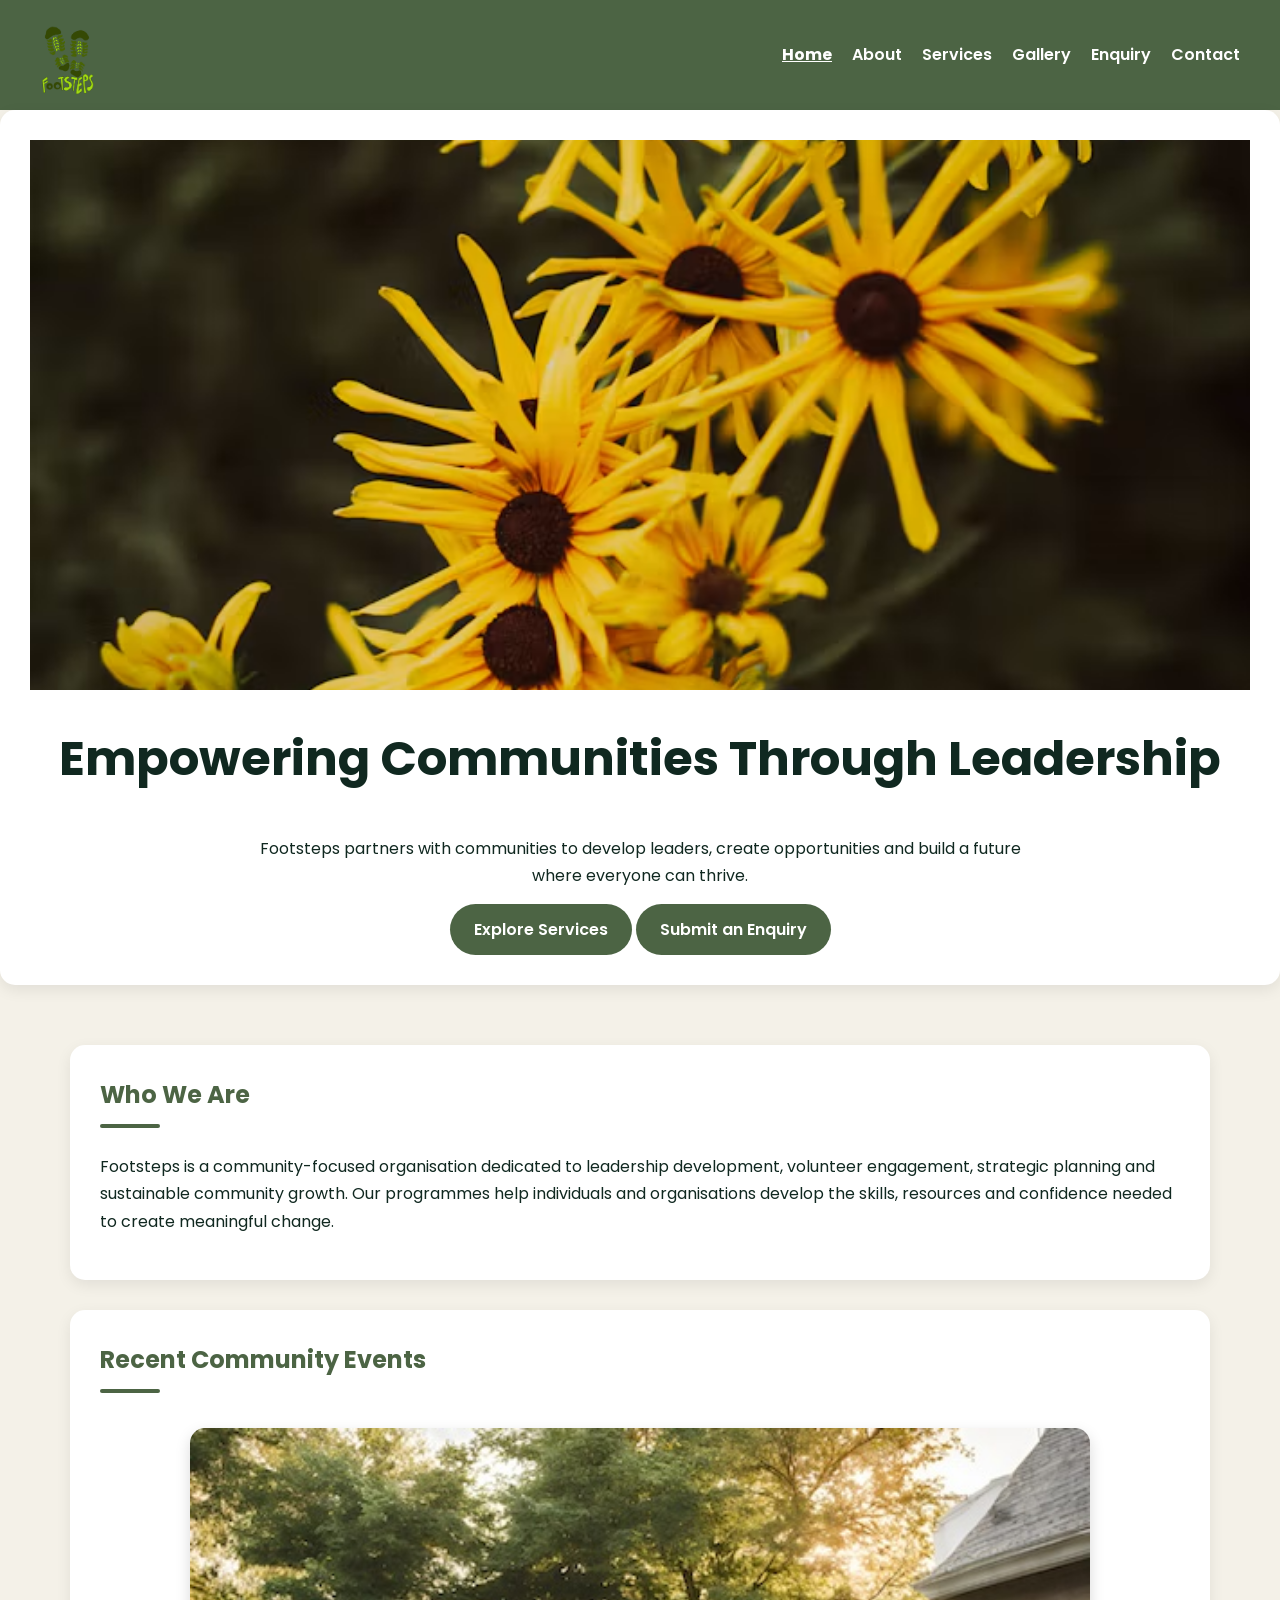
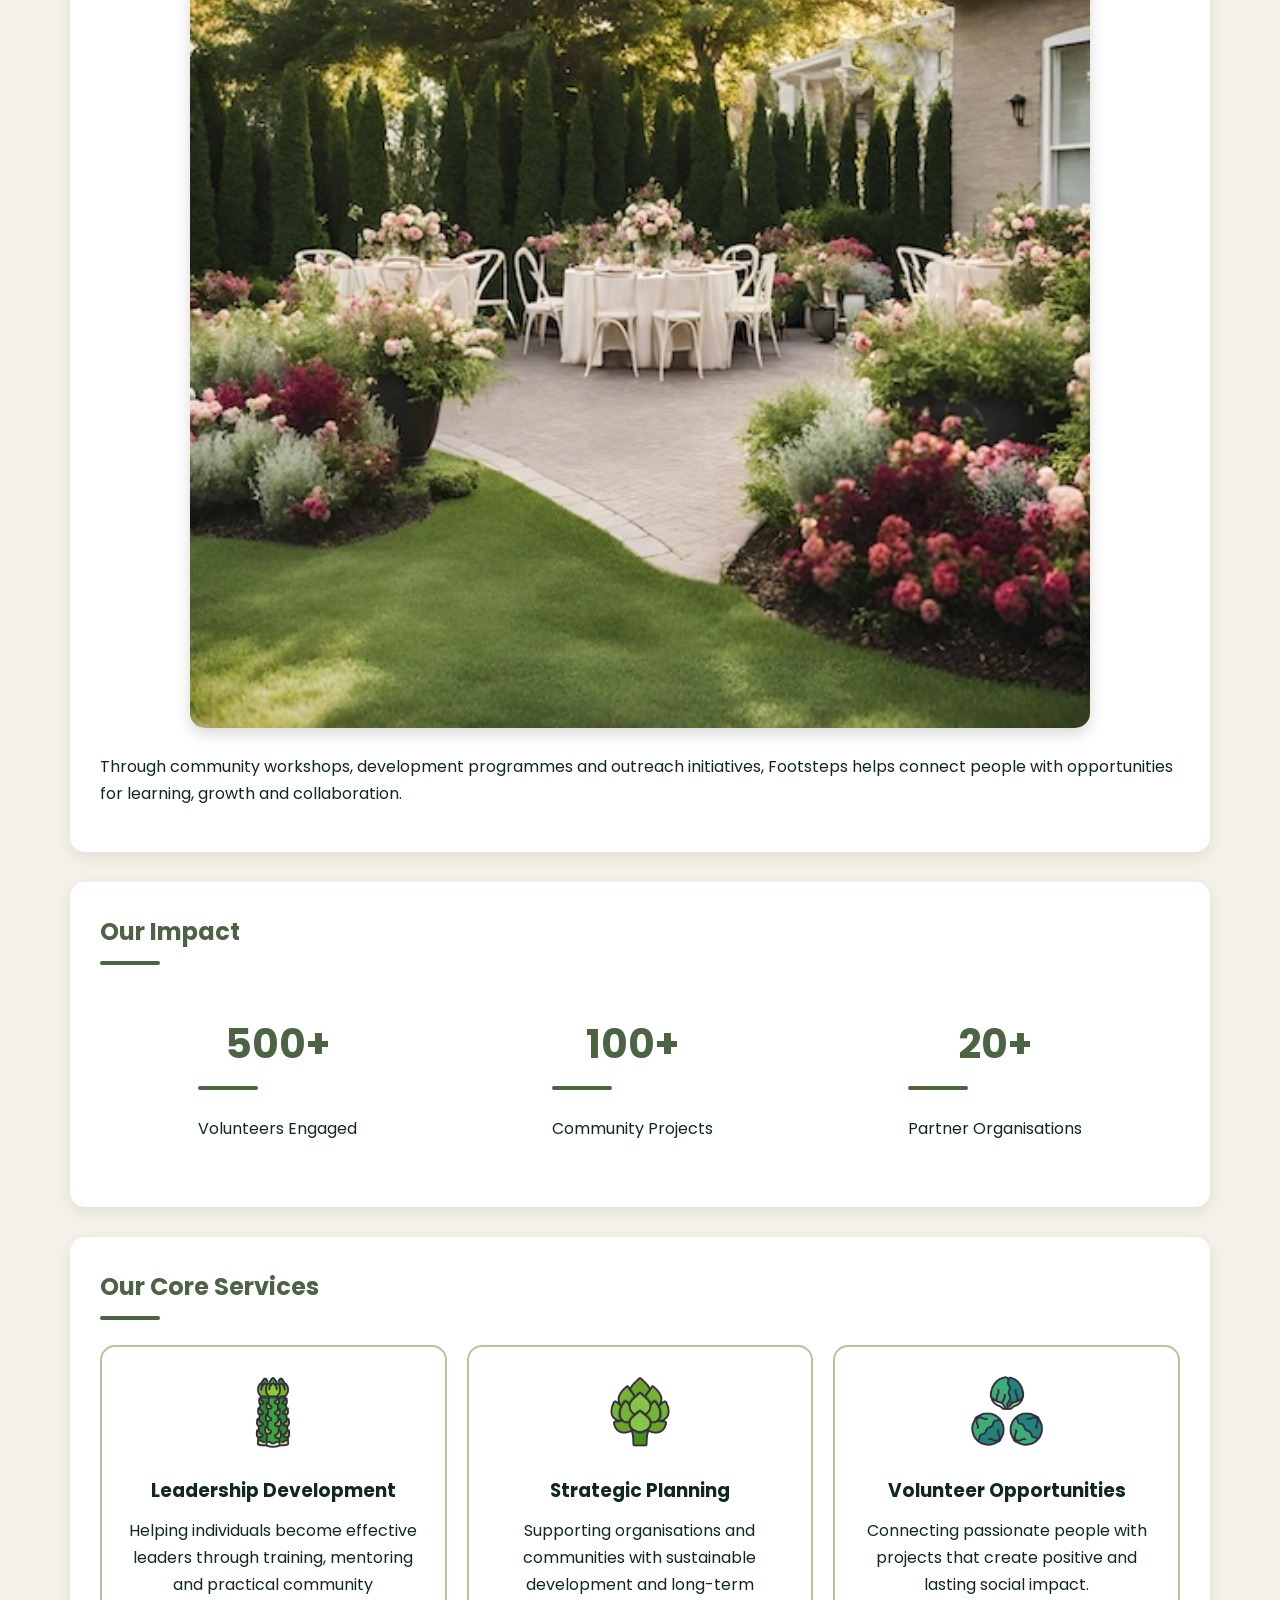
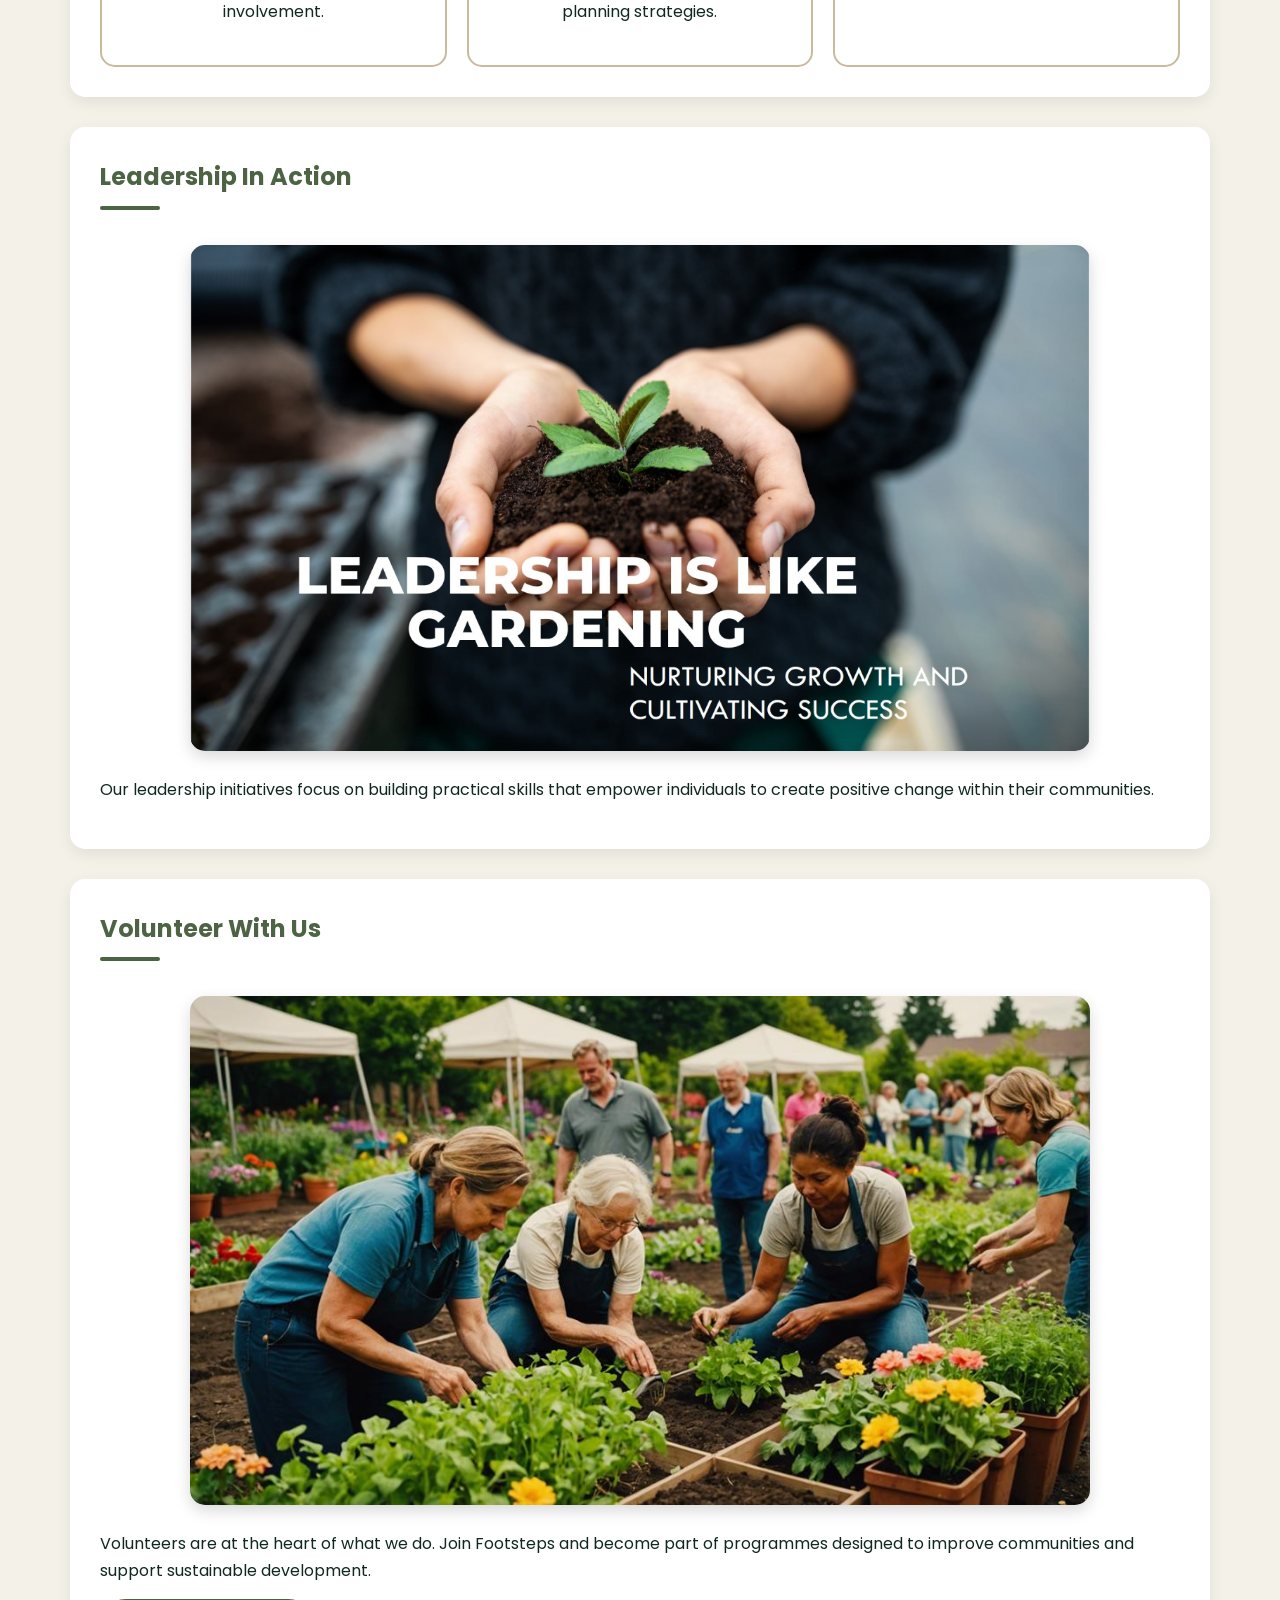
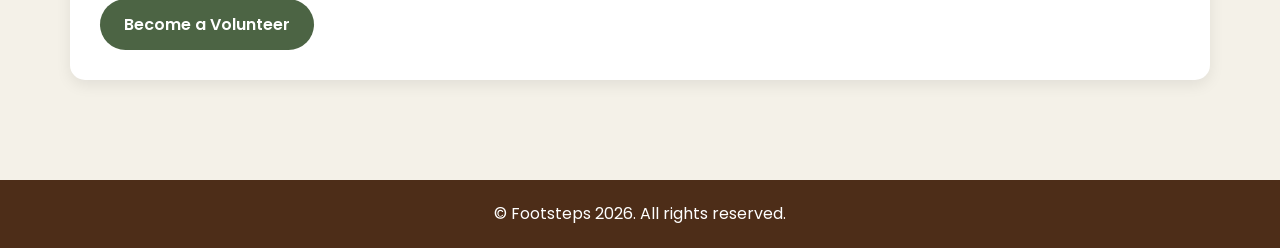
<file: index.html>
<!DOCTYPE html>
<html lang="en">

<head>

    <meta charset="UTF-8">

    <meta name="viewport"
          content="width=device-width, initial-scale=1.0">

    <title>Footsteps | Community Development & Leadership</title>

    <meta name="description"
          content="Footsteps empowers communities through leadership development, volunteering, strategic planning and sustainable community initiatives.">

    <meta name="keywords"
          content="Footsteps, leadership, community development, volunteering, sponsorship, strategic planning">

    <meta property="og:title"
          content="Footsteps Community Development">

    <meta property="og:description"
          content="Empowering communities through leadership development, volunteering and sustainable community growth.">

    <meta property="og:image"
          content="images/hero_banner.jpg">

    <meta property="og:type"
          content="website">

    <meta name="author"
          content="Mia Oosthuizen">

    <link rel="stylesheet" href="css/style.css">

</head>

<body>

<header>

    <img src="images/footsteps_logo.png"
         alt="Footsteps Logo">

    <nav>

        <a href="index.html">Home</a>
        <a href="about.html">About</a>
        <a href="services.html">Services</a>
        <a href="gallery.html">Gallery</a>
        <a href="enquiry.html">Enquiry</a>
        <a href="contact.html">Contact</a>

    </nav>

</header>

<section class="hero">

    <img src="images/hero_banner.jpg"
         alt="Footsteps Community">

    <h1>Empowering Communities Through Leadership</h1>

    <p>
        Footsteps partners with communities to develop leaders,
        create opportunities and build a future where everyone
        can thrive.
    </p>

    <a href="services.html" class="btn">
        Explore Services
    </a>

    <a href="enquiry.html" class="btn">
        Submit an Enquiry
    </a>

</section>

<main>

    <section>

        <h2>Who We Are</h2>

        <p>
            Footsteps is a community-focused organisation dedicated
            to leadership development, volunteer engagement,
            strategic planning and sustainable community growth.
            Our programmes help individuals and organisations
            develop the skills, resources and confidence needed
            to create meaningful change.
        </p>

    </section>

    <section>

        <h2>Recent Community Events</h2>

        <img
            src="images/events.jpg"
            alt="Community Event"
            class="about-image">

        <p>
            Through community workshops, development programmes
            and outreach initiatives, Footsteps helps connect
            people with opportunities for learning, growth and
            collaboration.
        </p>

    </section>

    <section>

        <h2>Our Impact</h2>

        <div class="stats">

            <div>

                <h2>500+</h2>

                <p>
                    Volunteers Engaged
                </p>

            </div>

            <div>

                <h2>100+</h2>

                <p>
                    Community Projects
                </p>

            </div>

            <div>

                <h2>20+</h2>

                <p>
                    Partner Organisations
                </p>

            </div>

        </div>

    </section>

    <section>

        <h2>Our Core Services</h2>

        <div class="services">

            <div>

                <img src="images/leadership_icon.png"
                     alt="Leadership Development">

                <h3>Leadership Development</h3>

                <p>
                    Helping individuals become effective leaders
                    through training, mentoring and practical
                    community involvement.
                </p>

            </div>

            <div>

                <img src="images/strategy_icon.png"
                     alt="Strategic Planning">

                <h3>Strategic Planning</h3>

                <p>
                    Supporting organisations and communities
                    with sustainable development and long-term
                    planning strategies.
                </p>

            </div>

            <div>

                <img src="images/volunteer_icon.png"
                     alt="Volunteer Opportunities">

                <h3>Volunteer Opportunities</h3>

                <p>
                    Connecting passionate people with projects
                    that create positive and lasting social impact.
                </p>

            </div>

        </div>

    </section>

    <section>

        <h2>Leadership In Action</h2>

        <img
            src="images/leadership gardening.png"
            alt="Leadership Programme"
            class="about-image">

        <p>
            Our leadership initiatives focus on building practical
            skills that empower individuals to create positive
            change within their communities.
        </p>

    </section>

    <section>

        <h2>Volunteer With Us</h2>

        <img
            src="images/volunteer gardening.jpg"
            alt="Volunteer Programme"
            class="about-image">

        <p>
            Volunteers are at the heart of what we do.
            Join Footsteps and become part of programmes
            designed to improve communities and support
            sustainable development.
        </p>

        <a href="enquiry.html" class="btn">
            Become a Volunteer
        </a>

    </section>

</main>

<footer>

    <p>
        &copy; Footsteps 2026. All rights reserved.
    </p>

</footer>

<script src="js/script.js"></script>

</body>

</html>
</file>
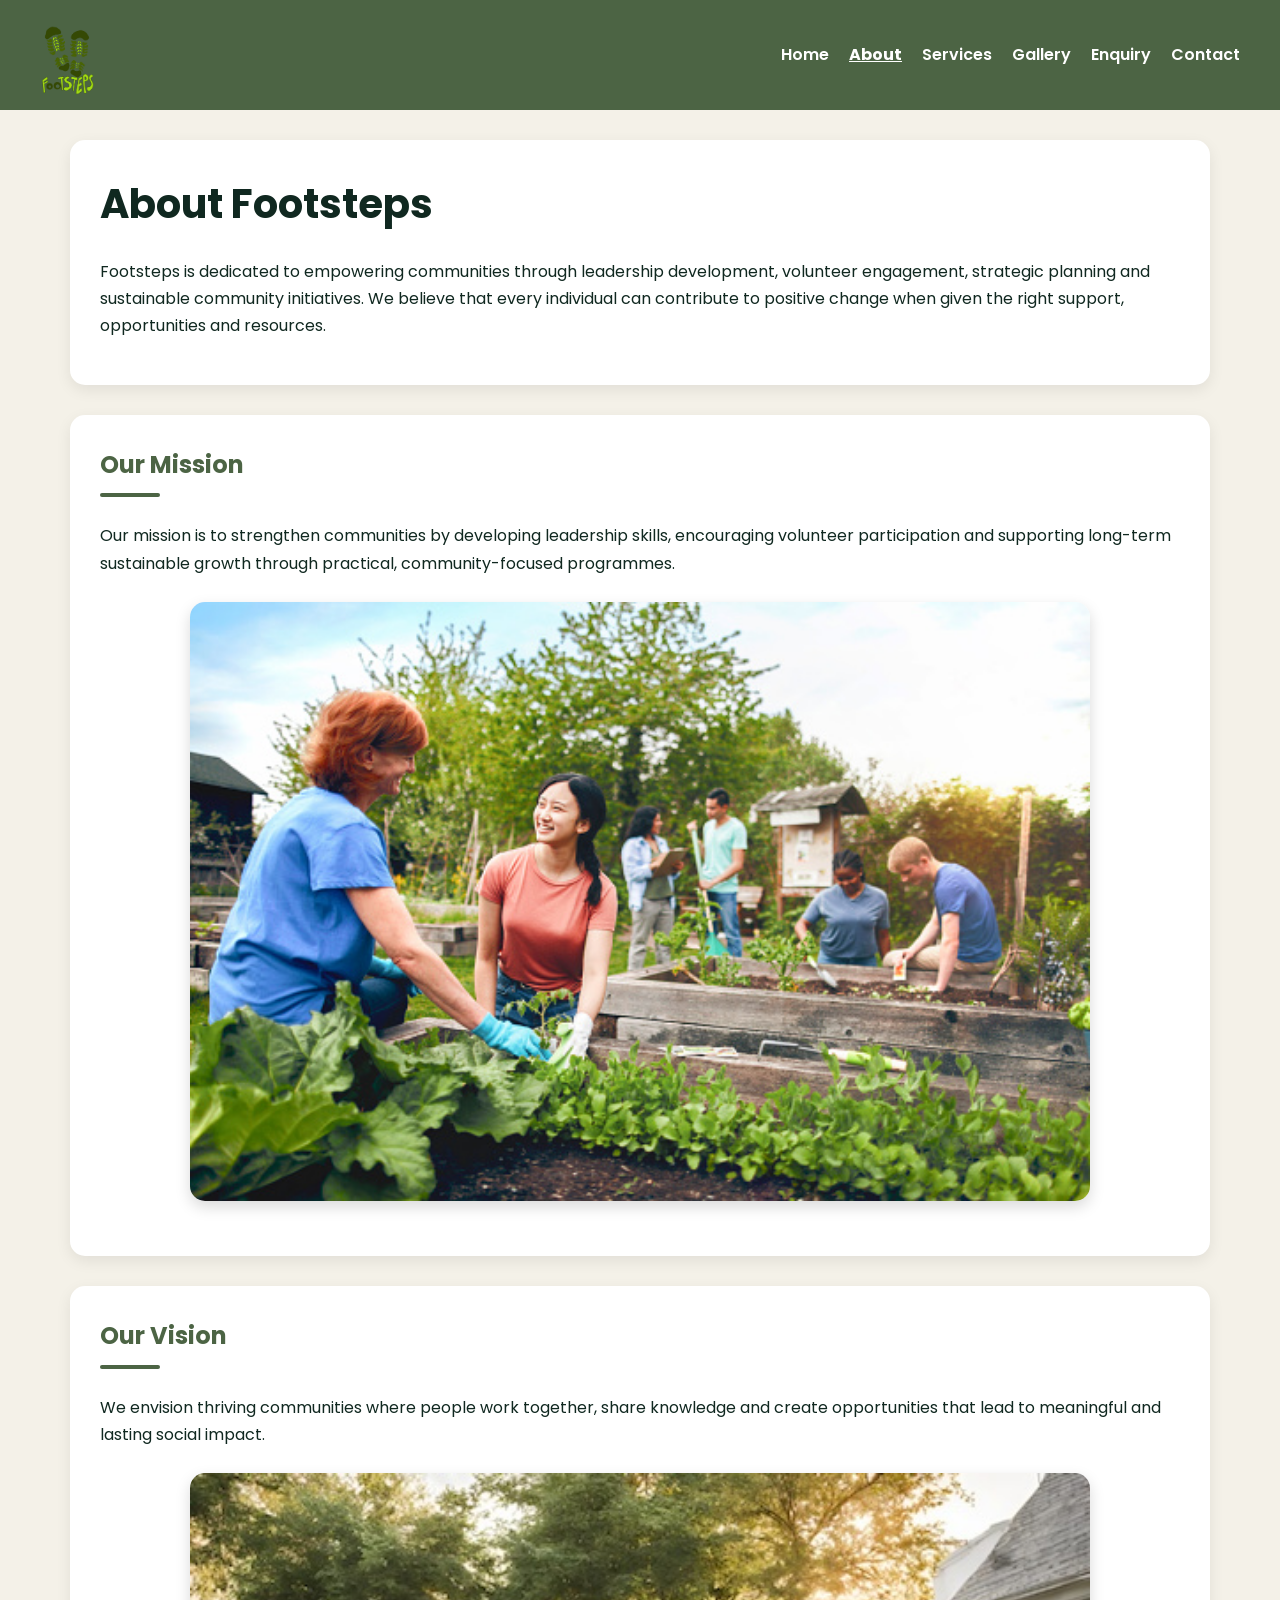
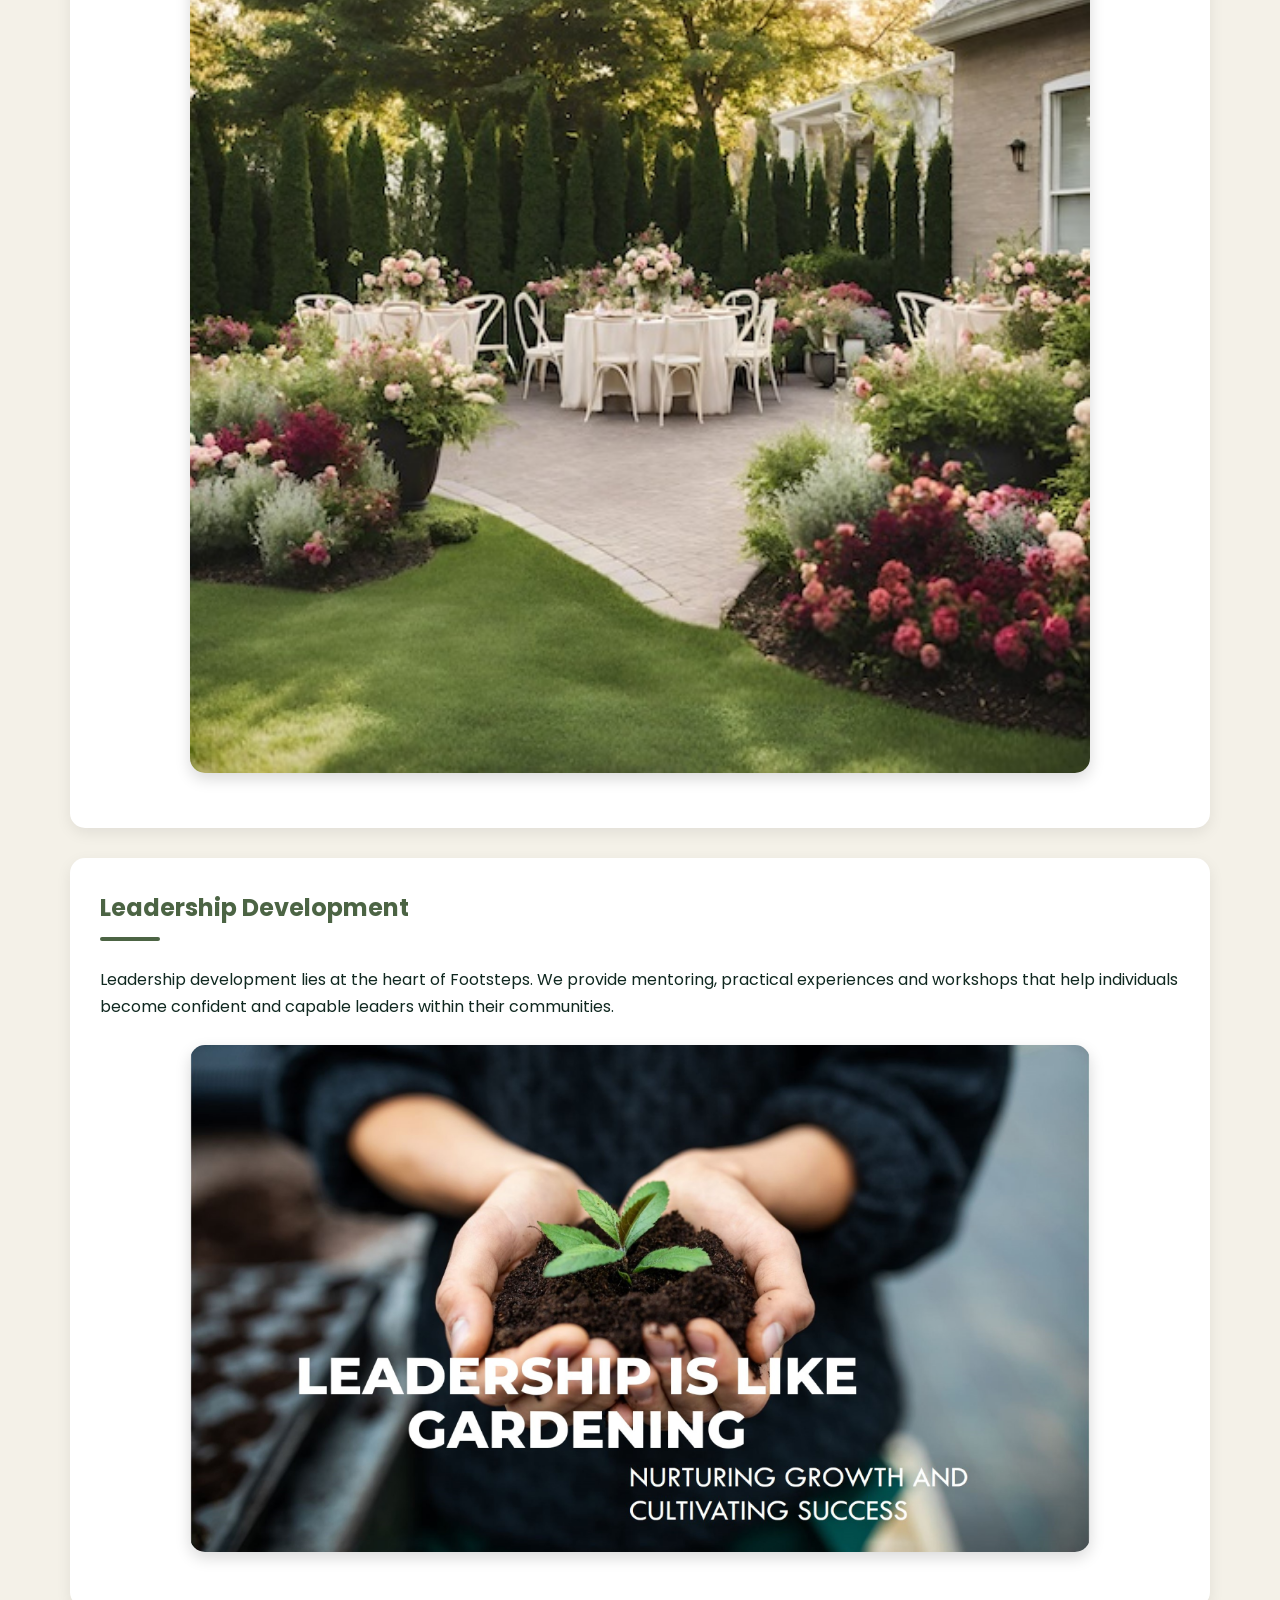
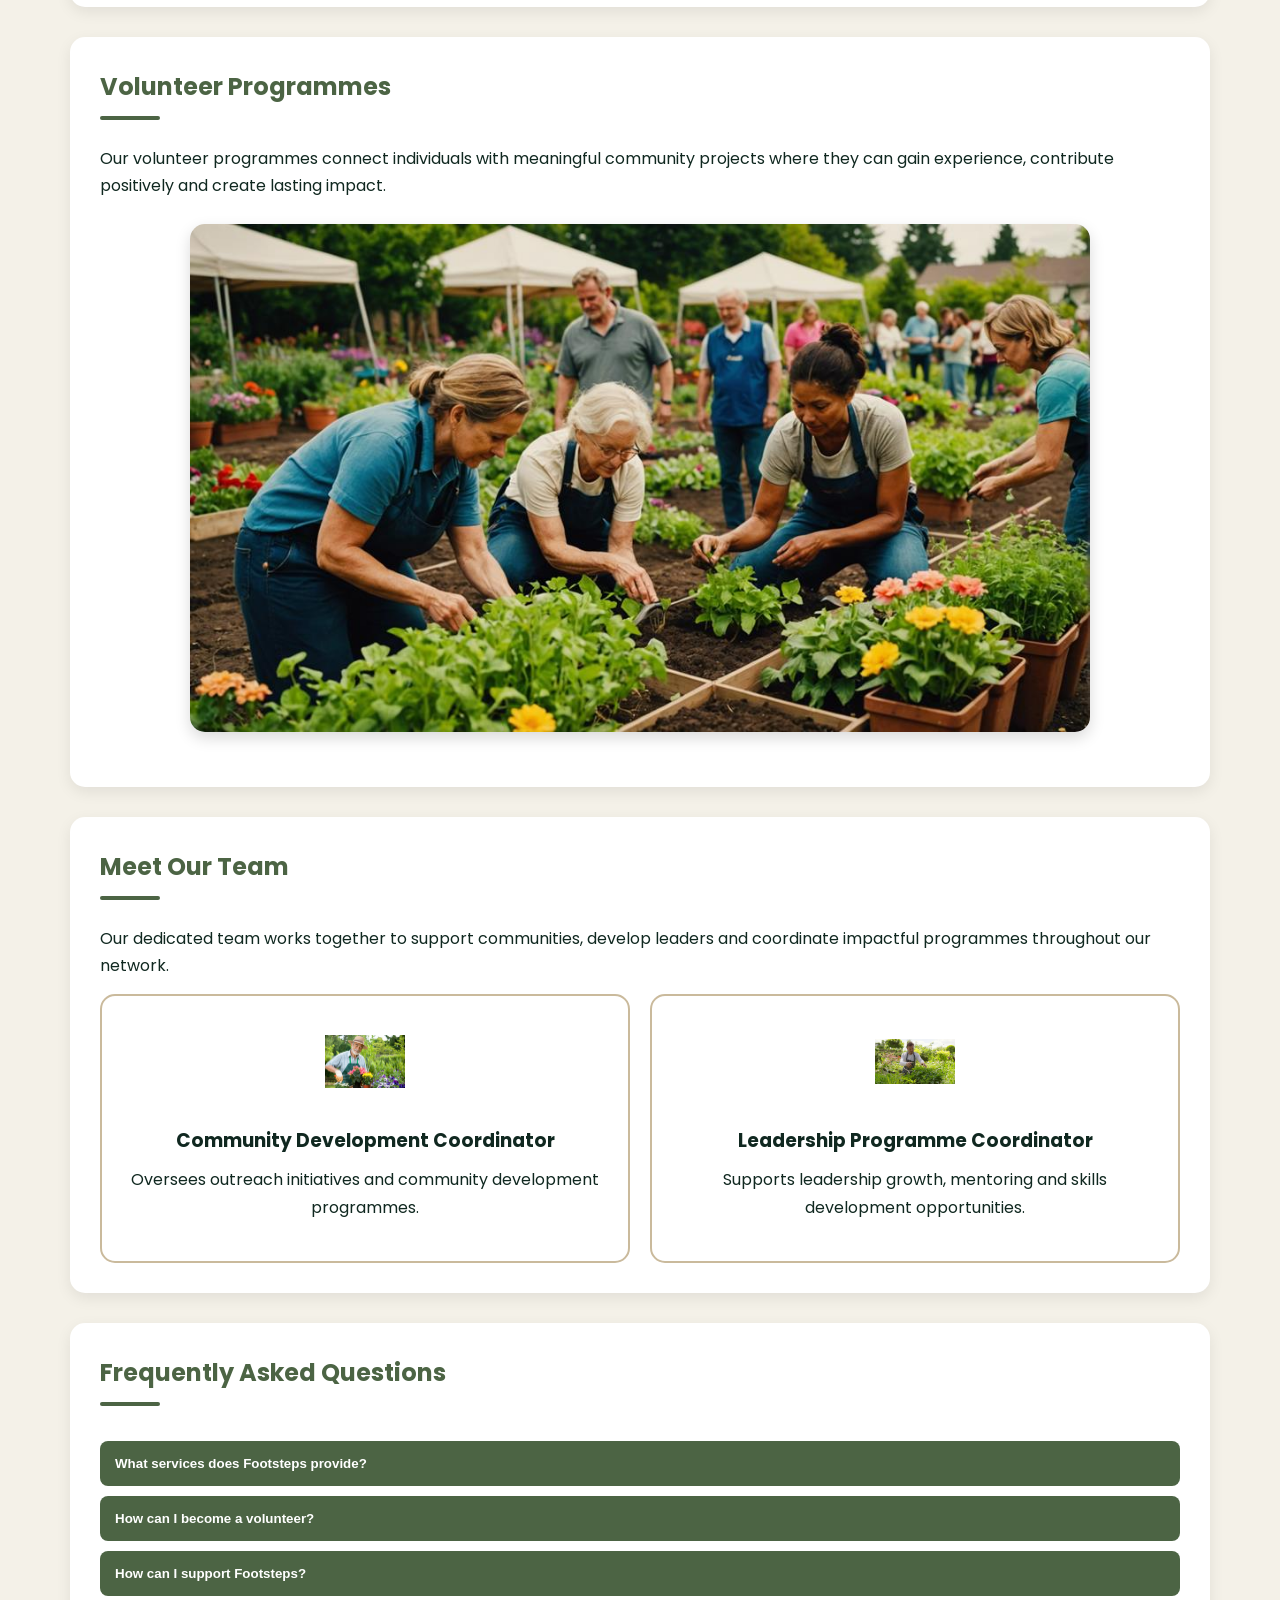
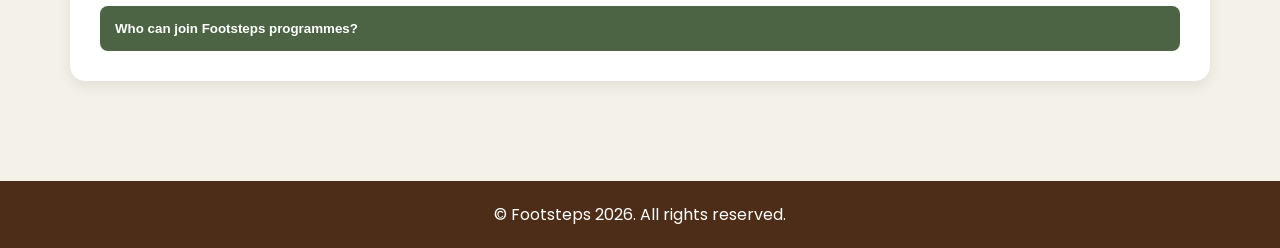
<file: about.html>
<!DOCTYPE html>
<html lang="en">

<head>

    <meta charset="UTF-8">

    <meta name="viewport"
          content="width=device-width, initial-scale=1.0">

    <title>About Footsteps | Community Development</title>

    <meta name="description"
          content="Learn about Footsteps and our commitment to leadership development, volunteer programmes and sustainable community growth.">

    <meta name="keywords"
          content="Footsteps, community development, leadership, volunteering, sponsorship, strategic planning">

    <meta property="og:title"
          content="About Footsteps">

    <meta property="og:description"
          content="Learn about Footsteps and our commitment to leadership development, volunteer programmes and sustainable community growth.">

    <meta property="og:image"
          content="images/community workshop.jpg">

    <meta property="og:type"
          content="website">

    <meta name="author"
          content="Mia Oosthuizen">

    <link rel="stylesheet" href="css/style.css">

</head>

<body>

<header>

    <img src="images/footsteps_logo.png"
         alt="Footsteps Logo">

    <nav>

        <a href="index.html">Home</a>
        <a href="about.html">About</a>
        <a href="services.html">Services</a>
        <a href="gallery.html">Gallery</a>
        <a href="enquiry.html">Enquiry</a>
        <a href="contact.html">Contact</a>

    </nav>

</header>

<main>

    <section>

        <h1>About Footsteps</h1>

        <p>
            Footsteps is dedicated to empowering communities through
            leadership development, volunteer engagement, strategic
            planning and sustainable community initiatives. We believe
            that every individual can contribute to positive change
            when given the right support, opportunities and resources.
        </p>

    </section>

    <section>

        <h2>Our Mission</h2>

        <p>
            Our mission is to strengthen communities by developing
            leadership skills, encouraging volunteer participation and
            supporting long-term sustainable growth through practical,
            community-focused programmes.
        </p>

        <img src="images/community workshop.jpg"
             alt="Community Workshop"
             class="about-image">

    </section>

    <section>

        <h2>Our Vision</h2>

        <p>
            We envision thriving communities where people work together,
            share knowledge and create opportunities that lead to
            meaningful and lasting social impact.
        </p>

        <img src="images/events.jpg"
             alt="Community Event"
             class="about-image">

    </section>

    <section>

        <h2>Leadership Development</h2>

        <p>
            Leadership development lies at the heart of Footsteps.
            We provide mentoring, practical experiences and workshops
            that help individuals become confident and capable leaders
            within their communities.
        </p>

        <img src="images/leadership gardening.png"
             alt="Leadership Programme"
             class="about-image">

    </section>

    <section>

        <h2>Volunteer Programmes</h2>

        <p>
            Our volunteer programmes connect individuals with
            meaningful community projects where they can gain
            experience, contribute positively and create lasting
            impact.
        </p>

        <img src="images/volunteer gardening.jpg"
             alt="Volunteer Programme"
             class="about-image">

    </section>

    <section>

        <h2>Meet Our Team</h2>

        <p>
            Our dedicated team works together to support communities,
            develop leaders and coordinate impactful programmes
            throughout our network.
        </p>

        <div class="services">

            <div>

                <img src="images/Team member 1.jpg"
                     alt="Community Development Coordinator">

                <h3>Community Development Coordinator</h3>

                <p>
                    Oversees outreach initiatives and community
                    development programmes.
                </p>

            </div>

            <div>

                <img src="images/Team member 2.jpg"
                     alt="Leadership Programme Coordinator">

                <h3>Leadership Programme Coordinator</h3>

                <p>
                    Supports leadership growth, mentoring and skills
                    development opportunities.
                </p>

            </div>

        </div>

    </section>

    <section>

        <h2>Frequently Asked Questions</h2>

        <button class="accordion">
            What services does Footsteps provide?
        </button>

        <div class="panel">

            <p>
                Footsteps provides leadership development,
                volunteer opportunities, strategic planning,
                sponsorship programmes and community resources.
            </p>

        </div>

        <button class="accordion">
            How can I become a volunteer?
        </button>

        <div class="panel">

            <p>
                Visit the Enquiry page and submit your details.
                A representative will contact you regarding
                available volunteer opportunities.
            </p>

        </div>

        <button class="accordion">
            How can I support Footsteps?
        </button>

        <div class="panel">

            <p>
                Support can be provided through sponsorship,
                volunteering, partnerships and participation
                in community initiatives.
            </p>

        </div>

        <button class="accordion">
            Who can join Footsteps programmes?
        </button>

        <div class="panel">

            <p>
                Footsteps programmes are open to individuals,
                organisations and community members interested
                in development and positive social impact.
            </p>

        </div>

    </section>

</main>

<footer>

    <p>
        &copy; Footsteps 2026. All rights reserved.
    </p>

</footer>

<script src="js/script.js"></script>

</body>

</html>
</file>
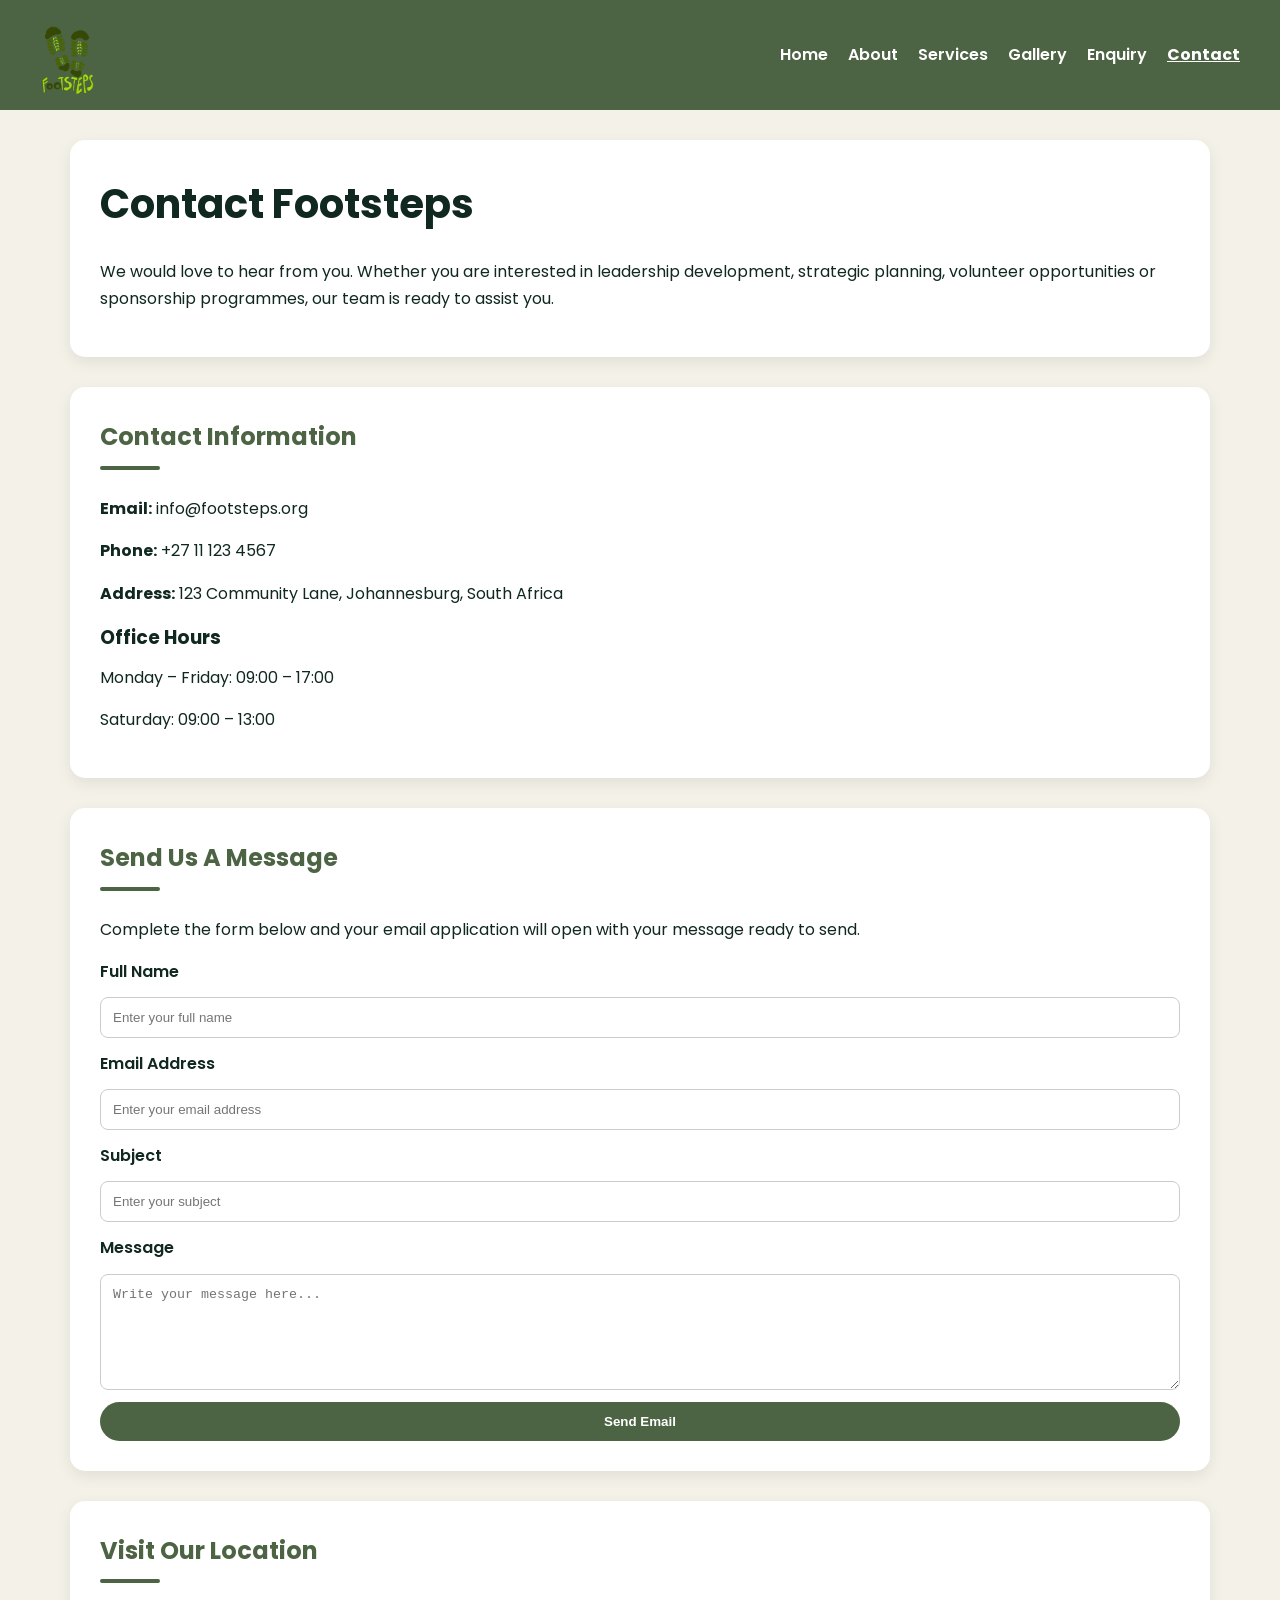
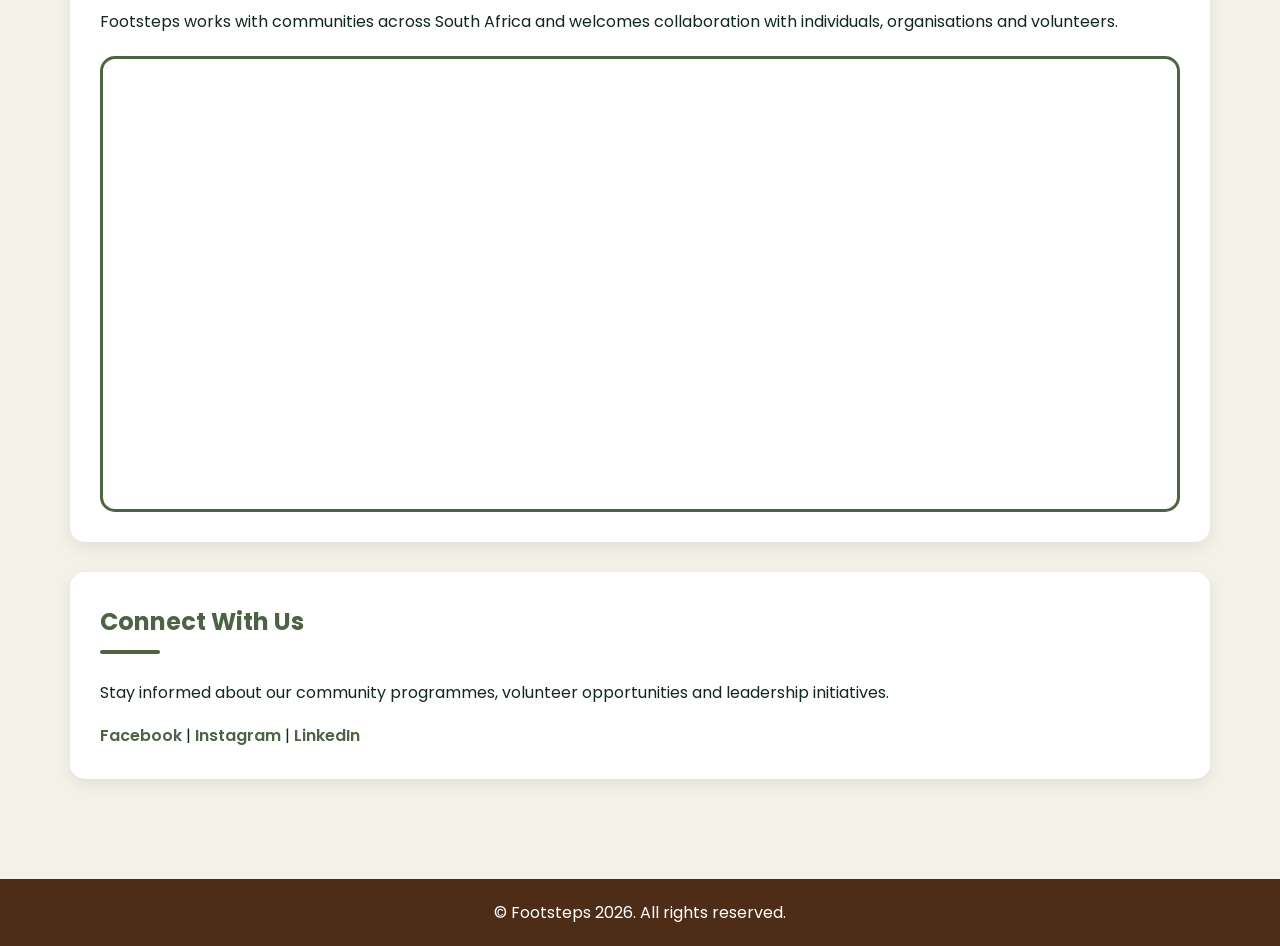
<file: contact.html>
<!DOCTYPE html>
<html lang="en">

<head>

    <meta charset="UTF-8">

    <meta name="viewport"
          content="width=device-width, initial-scale=1.0">

    <title>Contact Footsteps | Get In Touch</title>

    <meta name="description"
          content="Contact Footsteps for leadership development, volunteer opportunities, strategic planning services and sponsorship programmes.">

    <meta name="keywords"
          content="Footsteps, contact, volunteering, leadership development, sponsorship, community support">

    <meta property="og:title"
          content="Contact Footsteps">

    <meta property="og:description"
          content="Get in touch with Footsteps for community development, volunteer opportunities and leadership programmes.">

    <meta property="og:image"
          content="images/footsteps_logo.png">

    <meta property="og:type"
          content="website">

    <meta name="author"
          content="Mia Oosthuizen">

    <link rel="stylesheet" href="css/style.css">

</head>

<body>

<header>

    <img src="images/footsteps_logo.png"
         alt="Footsteps Logo">

    <nav>

        <a href="index.html">Home</a>
        <a href="about.html">About</a>
        <a href="services.html">Services</a>
        <a href="gallery.html">Gallery</a>
        <a href="enquiry.html">Enquiry</a>
        <a href="contact.html">Contact</a>

    </nav>

</header>

<main>

    <section>

        <h1>Contact Footsteps</h1>

        <p>
            We would love to hear from you. Whether you are interested
            in leadership development, strategic planning, volunteer
            opportunities or sponsorship programmes, our team is ready
            to assist you.
        </p>

    </section>

    <section>

        <h2>Contact Information</h2>

        <p>
            <strong>Email:</strong>
            info@footsteps.org
        </p>

        <p>
            <strong>Phone:</strong>
            +27 11 123 4567
        </p>

        <p>
            <strong>Address:</strong>
            123 Community Lane, Johannesburg, South Africa
        </p>

        <h3>Office Hours</h3>

        <p>Monday – Friday: 09:00 – 17:00</p>
        <p>Saturday: 09:00 – 13:00</p>

    </section>

    <section>

        <h2>Send Us A Message</h2>

        <p>
            Complete the form below and your email application
            will open with your message ready to send.
        </p>

        <form id="contactForm">

            <label for="contactName">
                Full Name
            </label>

            <input
                type="text"
                id="contactName"
                placeholder="Enter your full name"
                required>

            <label for="contactEmail">
                Email Address
            </label>

            <input
                type="email"
                id="contactEmail"
                placeholder="Enter your email address"
                required>

            <label for="contactSubject">
                Subject
            </label>

            <input
                type="text"
                id="contactSubject"
                placeholder="Enter your subject"
                required>

            <label for="contactMessage">
                Message
            </label>

            <textarea
                id="contactMessage"
                rows="6"
                placeholder="Write your message here..."
                required></textarea>

            <button type="submit">
                Send Email
            </button>

        </form>

    </section>

    <section>

        <h2>Visit Our Location</h2>

        <p>
            Footsteps works with communities across South Africa and
            welcomes collaboration with individuals, organisations
            and volunteers.
        </p>

        <div class="map-container">

            <iframe
                src="https://www.google.com/maps?q=Johannesburg,South%20Africa&output=embed"
                width="100%"
                height="450"
                style="border:0;"
                allowfullscreen=""
                loading="lazy">
            </iframe>

        </div>

    </section>

    <section>

        <h2>Connect With Us</h2>

        <p>
            Stay informed about our community programmes,
            volunteer opportunities and leadership initiatives.
        </p>

        <div class="social">

            <a href="#">Facebook</a>
            |
            <a href="#">Instagram</a>
            |
            <a href="#">LinkedIn</a>

        </div>

    </section>

</main>

<footer>

    <p>
        &copy; Footsteps 2026. All rights reserved.
    </p>

</footer>

<script src="js/script.js"></script>

</body>

</html>
</file>
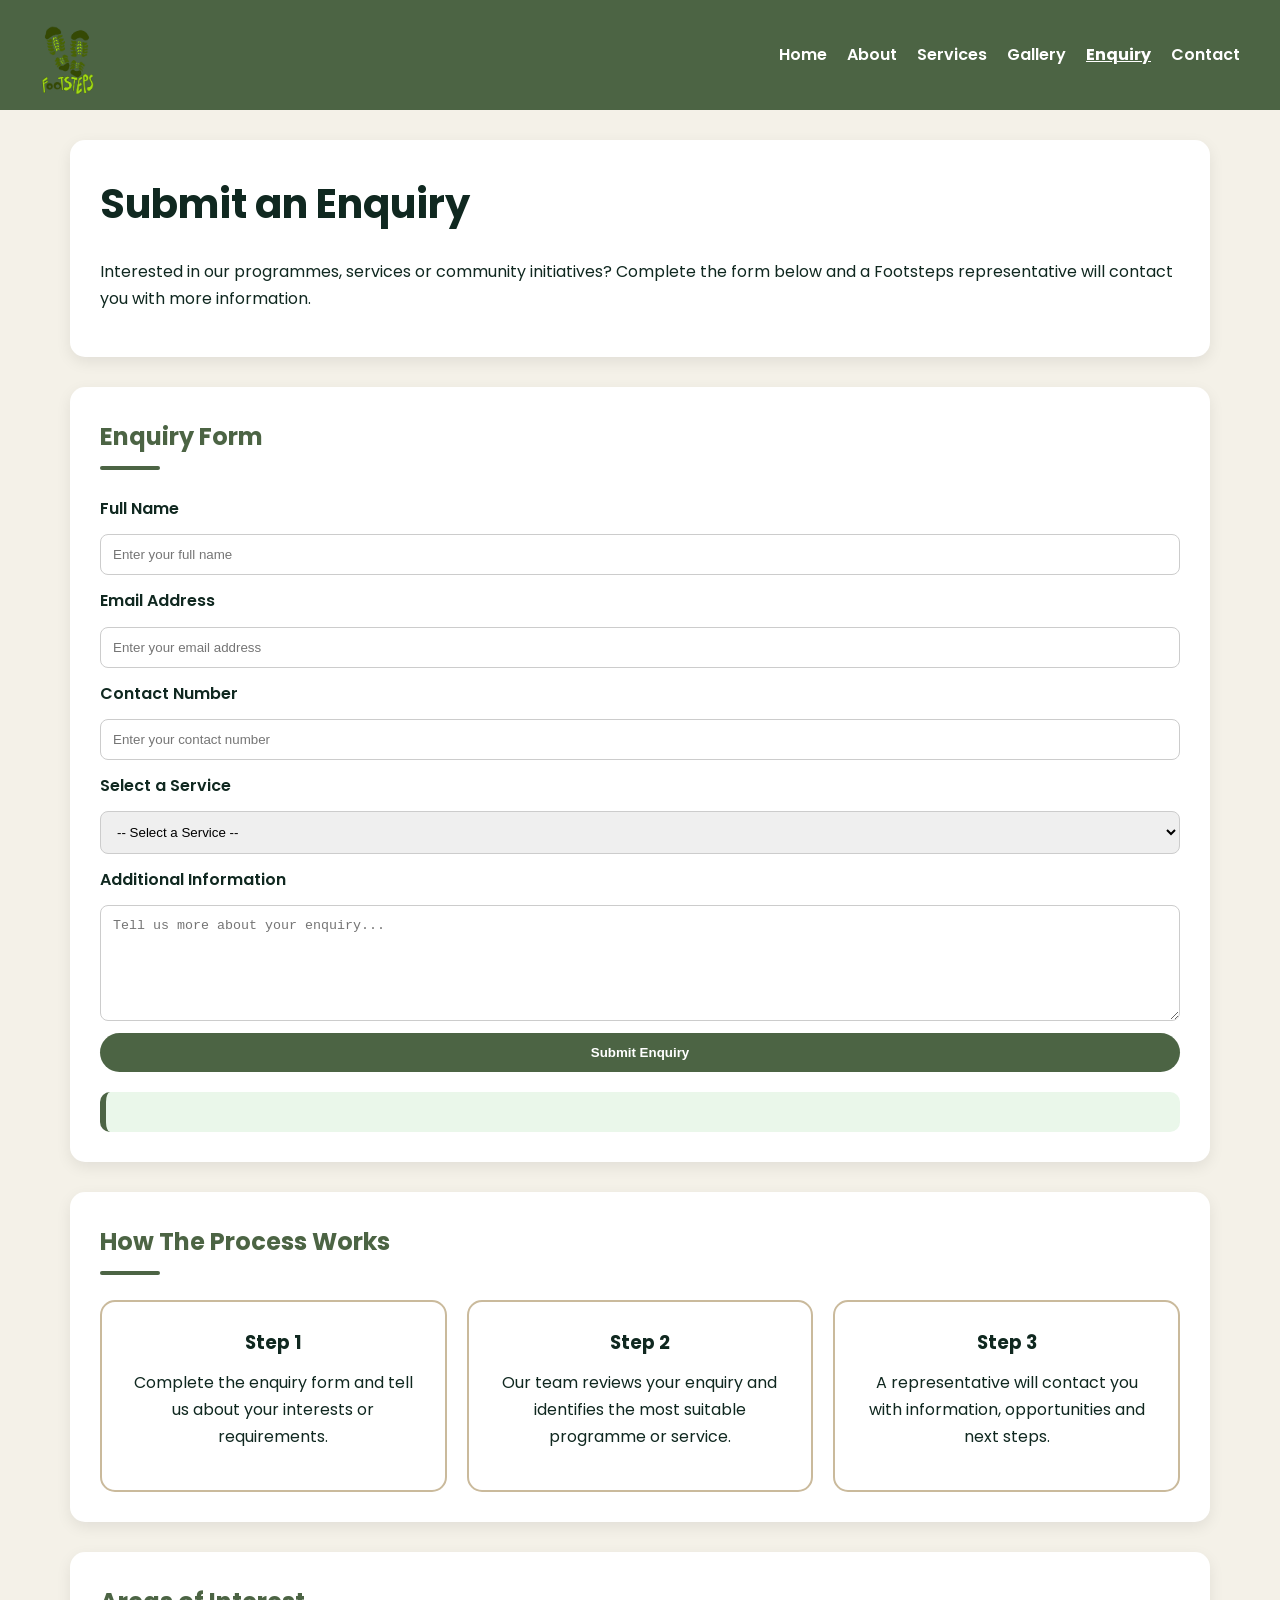
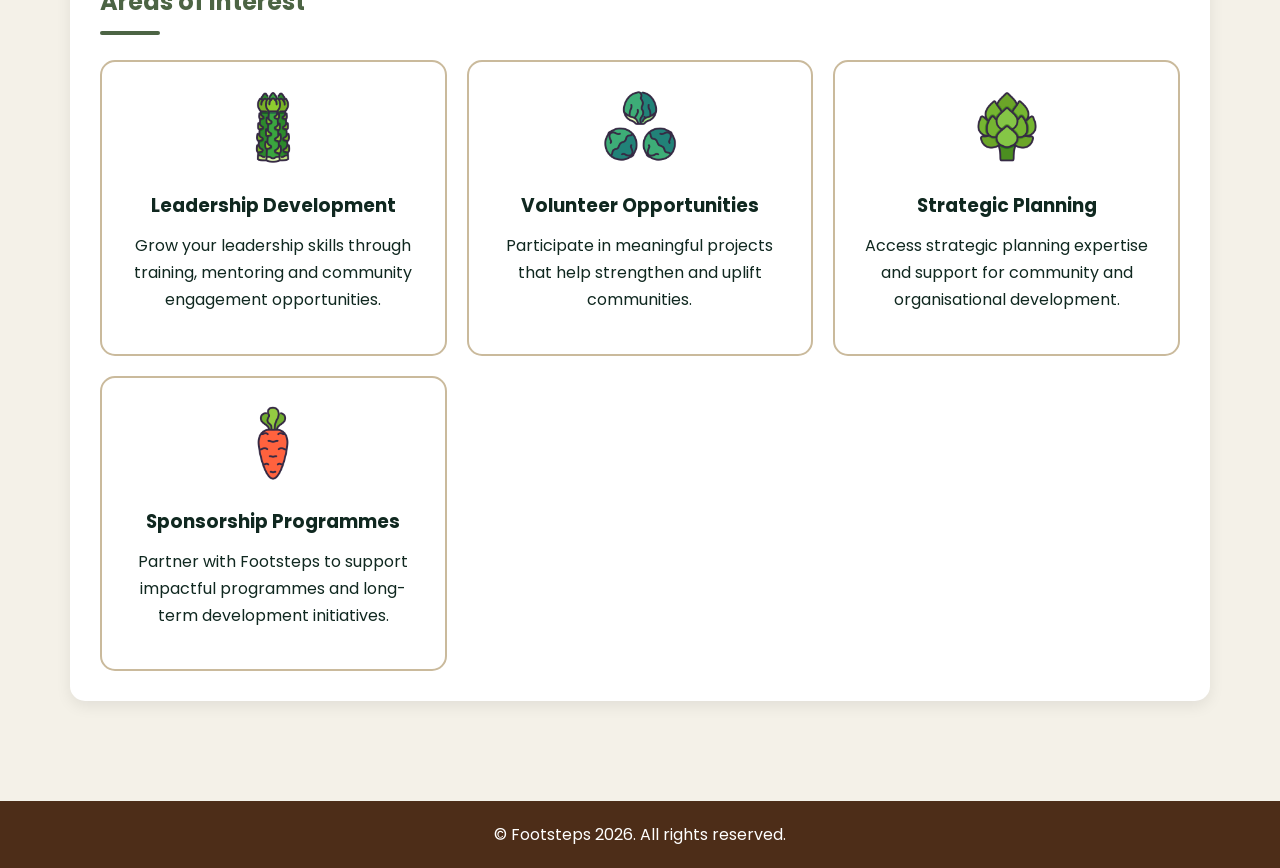
<file: enquiry.html>
<!DOCTYPE html>
<html lang="en">

<head>

    <meta charset="UTF-8">

    <meta name="viewport"
          content="width=device-width, initial-scale=1.0">

    <title>Enquiry Form | Footsteps Community Development</title>

    <meta name="description"
          content="Submit an enquiry about leadership development, volunteering opportunities, strategic planning services and sponsorship programmes.">

    <meta name="keywords"
          content="Footsteps, enquiry, leadership, volunteering, sponsorship, strategic planning">

    <meta property="og:title"
          content="Footsteps Enquiry Form">

    <meta property="og:description"
          content="Submit an enquiry about leadership development, volunteering opportunities, strategic planning services and sponsorship programmes.">

    <meta property="og:image"
          content="images/leadership gardening.png">

    <meta property="og:type"
          content="website">

    <meta name="author"
          content="Mia Oosthuizen">

    <link rel="stylesheet" href="css/style.css">

</head>

<body>

<header>

    <img src="images/footsteps_logo.png"
         alt="Footsteps Logo">

    <nav>

        <a href="index.html">Home</a>
        <a href="about.html">About</a>
        <a href="services.html">Services</a>
        <a href="gallery.html">Gallery</a>
        <a href="enquiry.html">Enquiry</a>
        <a href="contact.html">Contact</a>

    </nav>

</header>

<main>

    <section>

        <h1>Submit an Enquiry</h1>

        <p>
            Interested in our programmes, services or community
            initiatives? Complete the form below and a Footsteps
            representative will contact you with more information.
        </p>

    </section>

    <section>

        <h2>Enquiry Form</h2>

        <form id="enquiryForm">

            <label for="name">
                Full Name
            </label>

            <input
                type="text"
                id="name"
                placeholder="Enter your full name"
                required>

            <label for="email">
                Email Address
            </label>

            <input
                type="email"
                id="email"
                placeholder="Enter your email address"
                required>

            <label for="phone">
                Contact Number
            </label>

            <input
                type="tel"
                id="phone"
                placeholder="Enter your contact number"
                required>

            <label for="service">
                Select a Service
            </label>

            <select id="service" required>

                <option value="">
                    -- Select a Service --
                </option>

                <option value="Leadership">
                    Leadership Development
                </option>

                <option value="Volunteer">
                    Volunteer Opportunities
                </option>

                <option value="Strategy">
                    Strategic Planning
                </option>

                <option value="Sponsorship">
                    Sponsorship Programmes
                </option>

            </select>

            <label for="message">
                Additional Information
            </label>

            <textarea
                id="message"
                rows="6"
                placeholder="Tell us more about your enquiry..."
                required></textarea>

            <button type="submit">
                Submit Enquiry
            </button>

        </form>

        <div id="response"></div>

    </section>

    <section>

        <h2>How The Process Works</h2>

        <div class="services">

            <div>

                <h3>Step 1</h3>

                <p>
                    Complete the enquiry form and tell us about
                    your interests or requirements.
                </p>

            </div>

            <div>

                <h3>Step 2</h3>

                <p>
                    Our team reviews your enquiry and identifies
                    the most suitable programme or service.
                </p>

            </div>

            <div>

                <h3>Step 3</h3>

                <p>
                    A representative will contact you with
                    information, opportunities and next steps.
                </p>

            </div>

        </div>

    </section>

    <section>

        <h2>Areas of Interest</h2>

        <div class="services">

            <div>

                <img src="images/leadership_icon.png"
                     alt="Leadership Development">

                <h3>Leadership Development</h3>

                <p>
                    Grow your leadership skills through training,
                    mentoring and community engagement opportunities.
                </p>

            </div>

            <div>

                <img src="images/volunteer_icon.png"
                     alt="Volunteer Opportunities">

                <h3>Volunteer Opportunities</h3>

                <p>
                    Participate in meaningful projects that help
                    strengthen and uplift communities.
                </p>

            </div>

            <div>

                <img src="images/strategy_icon.png"
                     alt="Strategic Planning">

                <h3>Strategic Planning</h3>

                <p>
                    Access strategic planning expertise and support
                    for community and organisational development.
                </p>

            </div>

            <div>

                <img src="images/sponsor_icon.png"
                     alt="Sponsorship Programmes">

                <h3>Sponsorship Programmes</h3>

                <p>
                    Partner with Footsteps to support impactful
                    programmes and long-term development initiatives.
                </p>

            </div>

        </div>

    </section>

</main>

<footer>

    <p>
        &copy; Footsteps 2026. All rights reserved.
    </p>

</footer>

<script src="js/script.js"></script>

</body>

</html>
</file>
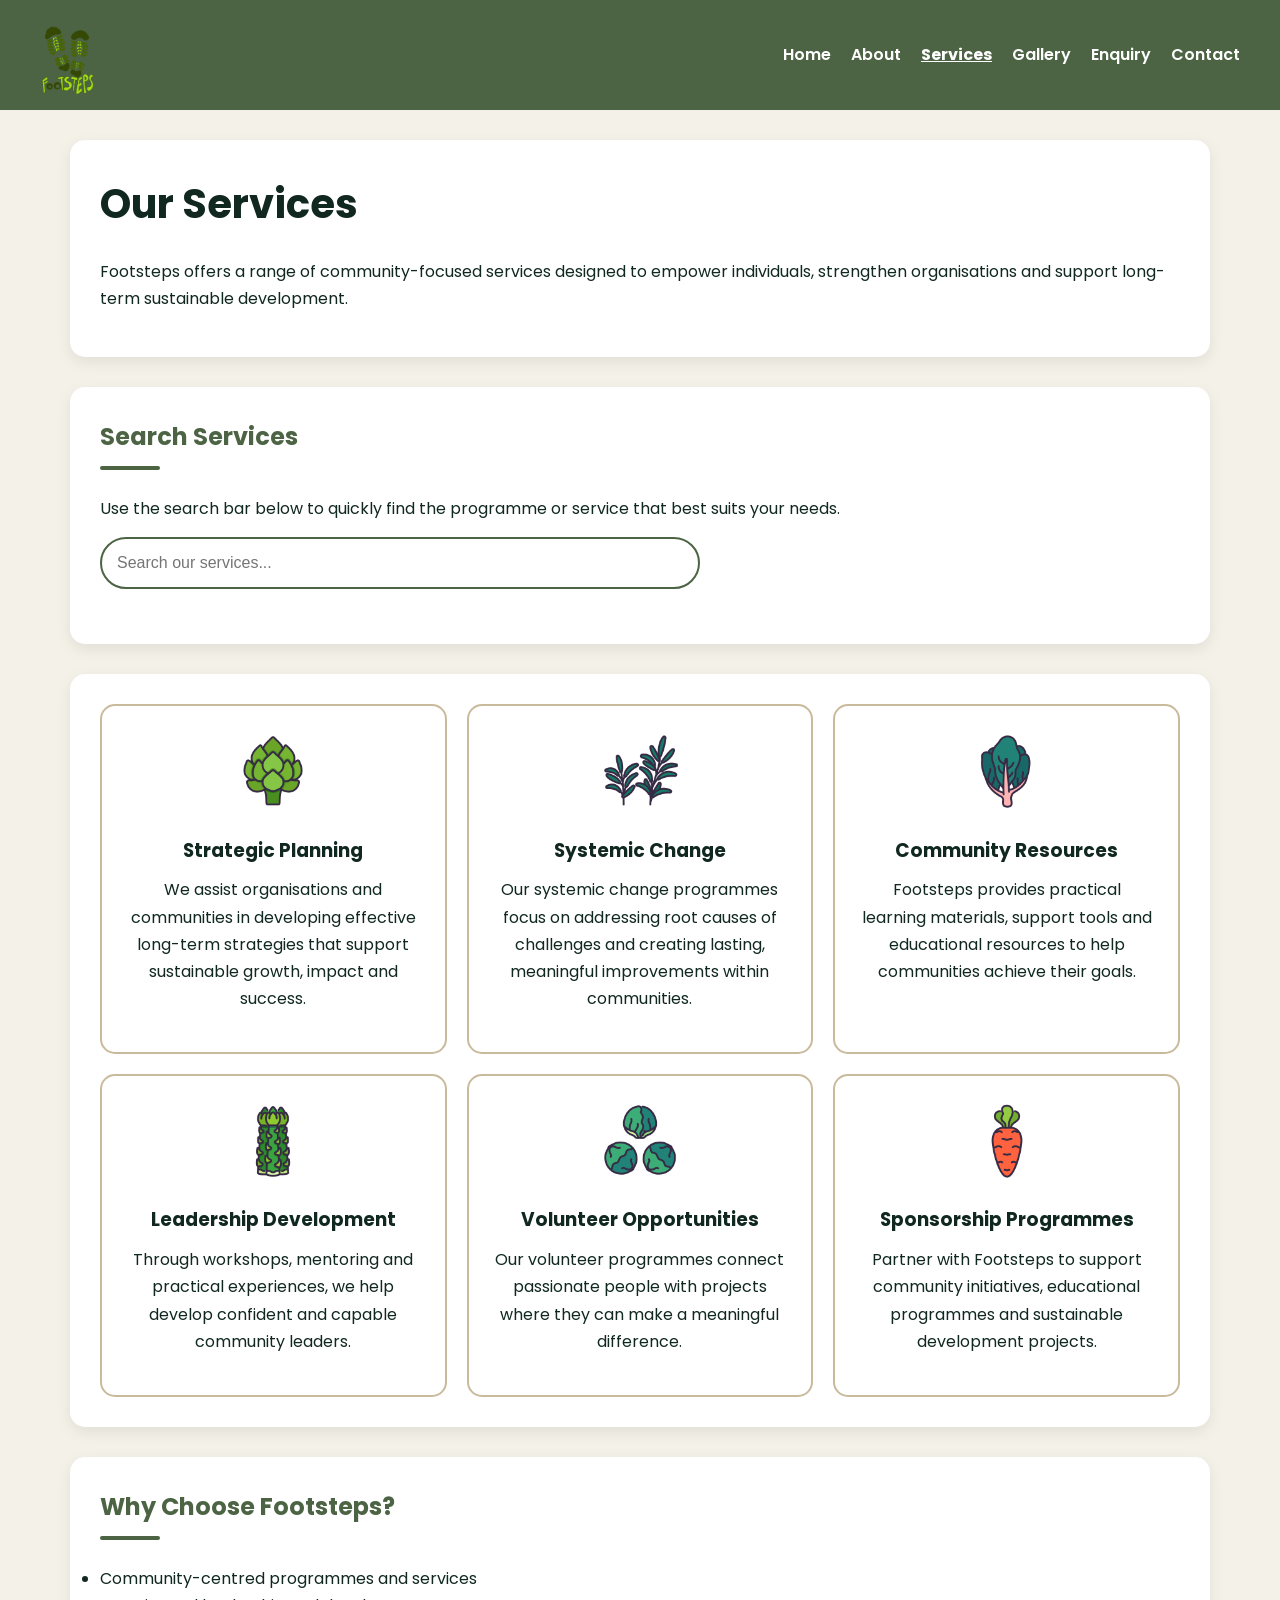
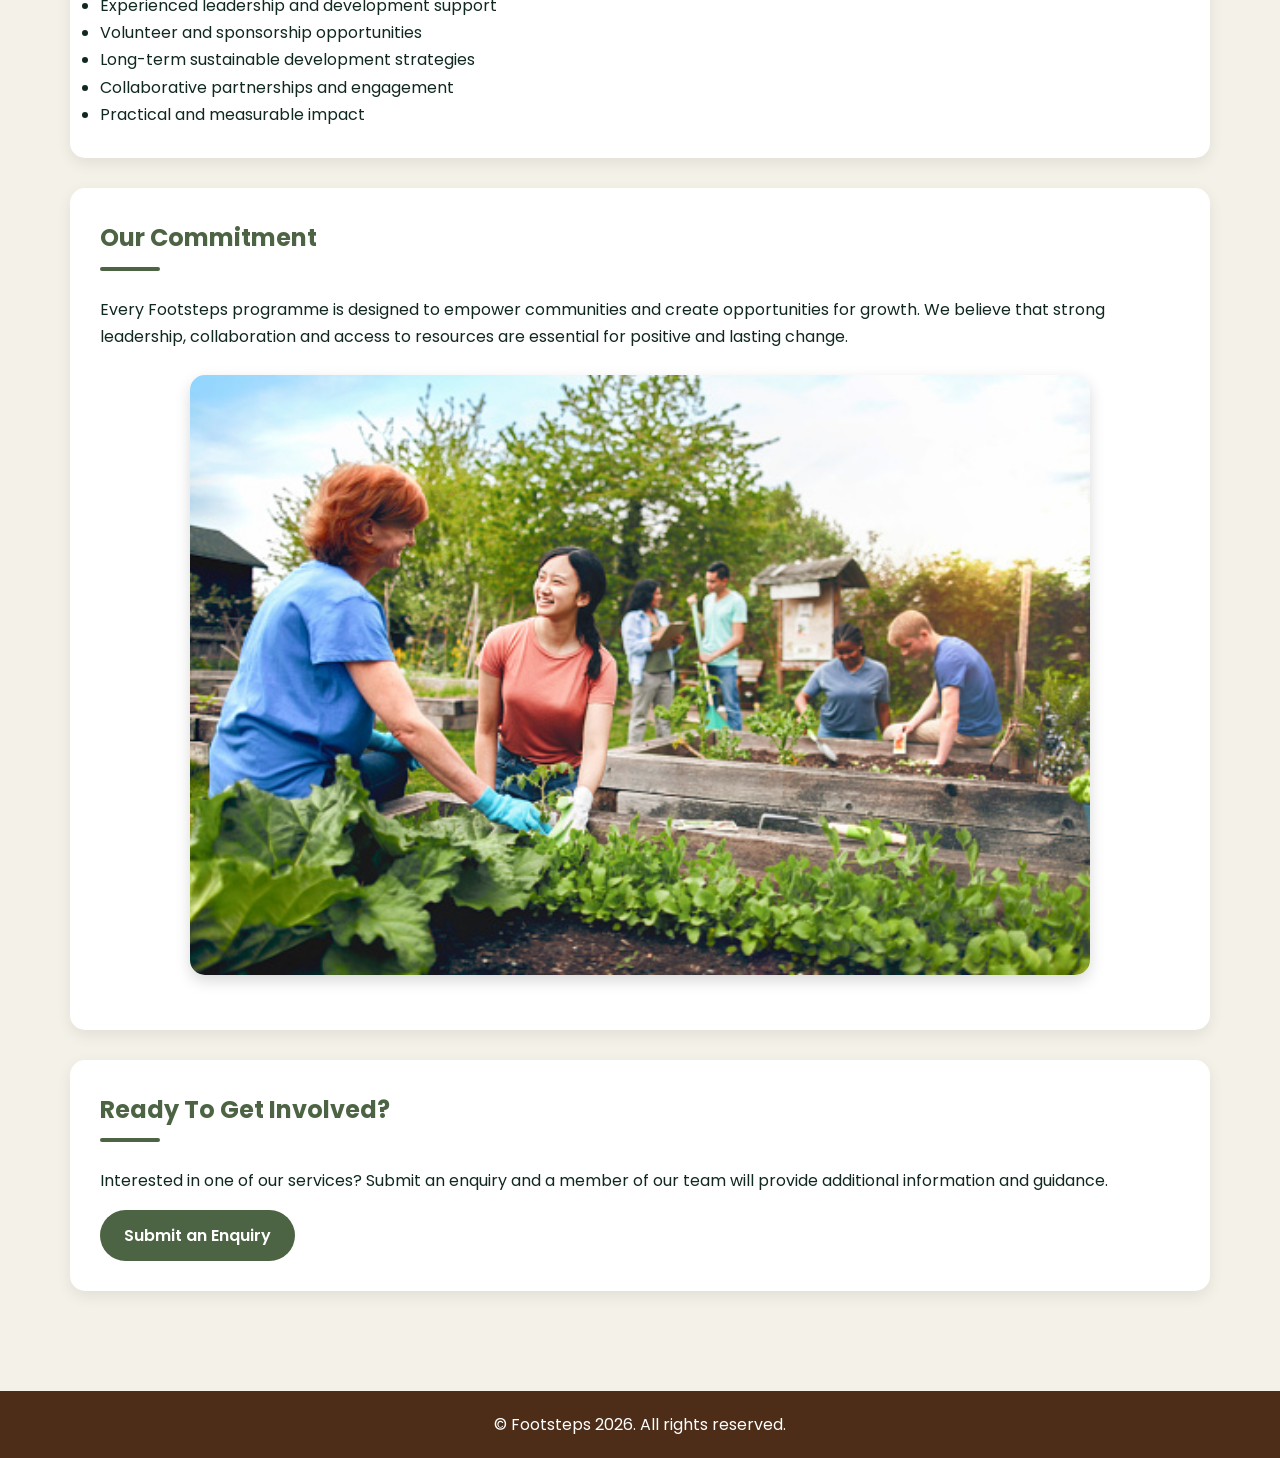
<file: services.html>
<!DOCTYPE html>
<html lang="en">

<head>

    <meta charset="UTF-8">

    <meta name="viewport"
          content="width=device-width, initial-scale=1.0">

    <title>Services | Footsteps Community Development</title>

    <meta name="description"
          content="Explore Footsteps services including leadership development, volunteer opportunities, community resources, strategic planning and sponsorship programmes.">

    <meta name="keywords"
          content="Footsteps, community development, leadership development, volunteer opportunities, sponsorship, strategic planning">

    <meta property="og:title"
          content="Footsteps Services">

    <meta property="og:description"
          content="Explore leadership development, strategic planning, community resources and volunteer opportunities offered by Footsteps.">

    <meta property="og:image"
          content="images/community workshop.jpg">

    <meta property="og:type"
          content="website">

    <meta name="author"
          content="Mia Oosthuizen">

    <link rel="stylesheet" href="css/style.css">

</head>

<body>

<header>

    <img src="images/footsteps_logo.png"
         alt="Footsteps Logo">

    <nav>

        <a href="index.html">Home</a>
        <a href="about.html">About</a>
        <a href="services.html">Services</a>
        <a href="gallery.html">Gallery</a>
        <a href="enquiry.html">Enquiry</a>
        <a href="contact.html">Contact</a>

    </nav>

</header>

<main>

    <section>

        <h1>Our Services</h1>

        <p>
            Footsteps offers a range of community-focused services
            designed to empower individuals, strengthen organisations
            and support long-term sustainable development.
        </p>

    </section>

    <section>

        <h2>Search Services</h2>

        <p>
            Use the search bar below to quickly find the programme
            or service that best suits your needs.
        </p>

        <input
            type="text"
            id="searchInput"
            placeholder="Search our services...">

    </section>

    <section>

        <div class="services">

            <div>

                <img src="images/strategy_icon.png"
                     alt="Strategic Planning">

                <h3>Strategic Planning</h3>

                <p>
                    We assist organisations and communities in developing
                    effective long-term strategies that support sustainable
                    growth, impact and success.
                </p>

            </div>

            <div>

                <img src="images/systemic_icon.png"
                     alt="Systemic Change">

                <h3>Systemic Change</h3>

                <p>
                    Our systemic change programmes focus on addressing
                    root causes of challenges and creating lasting,
                    meaningful improvements within communities.
                </p>

            </div>

            <div>

                <img src="images/resources_icon.png"
                     alt="Community Resources">

                <h3>Community Resources</h3>

                <p>
                    Footsteps provides practical learning materials,
                    support tools and educational resources to help
                    communities achieve their goals.
                </p>

            </div>

            <div>

                <img src="images/leadership_icon.png"
                     alt="Leadership Development">

                <h3>Leadership Development</h3>

                <p>
                    Through workshops, mentoring and practical
                    experiences, we help develop confident and
                    capable community leaders.
                </p>

            </div>

            <div>

                <img src="images/volunteer_icon.png"
                     alt="Volunteer Opportunities">

                <h3>Volunteer Opportunities</h3>

                <p>
                    Our volunteer programmes connect passionate
                    people with projects where they can make a
                    meaningful difference.
                </p>

            </div>

            <div>

                <img src="images/sponsor_icon.png"
                     alt="Sponsorship Programmes">

                <h3>Sponsorship Programmes</h3>

                <p>
                    Partner with Footsteps to support community
                    initiatives, educational programmes and
                    sustainable development projects.
                </p>

            </div>

        </div>

    </section>

    <section>

        <h2>Why Choose Footsteps?</h2>

        <ul>

            <li>Community-centred programmes and services</li>
            <li>Experienced leadership and development support</li>
            <li>Volunteer and sponsorship opportunities</li>
            <li>Long-term sustainable development strategies</li>
            <li>Collaborative partnerships and engagement</li>
            <li>Practical and measurable impact</li>

        </ul>

    </section>

    <section>

        <h2>Our Commitment</h2>

        <p>
            Every Footsteps programme is designed to empower
            communities and create opportunities for growth.
            We believe that strong leadership, collaboration
            and access to resources are essential for positive
            and lasting change.
        </p>

        <img
            src="images/community workshop.jpg"
            alt="Community Workshop"
            class="about-image">

    </section>

    <section>

        <h2>Ready To Get Involved?</h2>

        <p>
            Interested in one of our services? Submit an enquiry
            and a member of our team will provide additional
            information and guidance.
        </p>

        <a href="enquiry.html" class="btn">
            Submit an Enquiry
        </a>

    </section>

</main>

<footer>

    <p>
        &copy; Footsteps 2026. All rights reserved.
    </p>

</footer>

<script src="js/script.js"></script>

</body>

</html>
</file>
<file: css/style.css>
@import url('https://fonts.googleapis.com/css2?family=Poppins:wght@300;400;500;600;700&display=swap');

/* RESET */

* {
    margin: 0;
    padding: 0;
    box-sizing: border-box;
}

/* BODY */

body {
    font-family: 'Poppins', sans-serif;
    background-color: #F4F1E8;
    color: #102820;
    line-height: 1.7;
}

/* HEADER */

header {
    background-color: #4C6444;
    display: flex;
    justify-content: space-between;
    align-items: center;
    padding: 15px 40px;
}

header img {
    height: 80px;
}

nav {
    display: flex;
    flex-wrap: wrap;
    gap: 20px;
}

nav a {
    color: white;
    text-decoration: none;
    font-weight: 600;
    transition: 0.3s;
}

nav a:hover {
    color: #CABA9C;
}

/* HERO */

.hero {
    text-align: center;
}

.hero img {
    width: 100%;
    max-height: 550px;
    object-fit: cover;
}

.hero h1 {
    font-size: 3rem;
    margin-top: 20px;
}

.hero p {
    max-width: 800px;
    margin: auto;
    padding: 15px;
}

/* MAIN */

main {
    max-width: 1200px;
    margin: auto;
    padding: 30px;
}

/* SECTIONS */

section {
    background: white;
    margin-bottom: 30px;
    padding: 30px;
    border-radius: 15px;
    box-shadow: 0 5px 15px rgba(0,0,0,0.08);
}

section p {
    margin-bottom: 15px;
}

/* HEADINGS */

h1 {
    font-size: 2.5rem;
    margin-bottom: 20px;
}

h2 {
    color: #4C6444;
    margin-bottom: 15px;
    position: relative;
    padding-bottom: 10px;
}

h2::after {
    content: "";
    display: block;
    width: 60px;
    height: 4px;
    background: #4C6444;
    border-radius: 10px;
    margin-top: 8px;
}

h3 {
    margin-bottom: 10px;
}

/* BUTTONS */

.btn,
button {
    display: inline-block;
    background-color: #4C6444;
    color: white;
    text-decoration: none;
    padding: 12px 24px;
    border: none;
    border-radius: 50px;
    cursor: pointer;
    font-weight: 600;
    transition: 0.3s;
}

.btn:hover,
button:hover {
    background-color: #102820;
    transform: translateY(-3px);
}

/* SERVICES */

.services {
    display: grid;
    grid-template-columns: repeat(auto-fit,minmax(280px,1fr));
    gap: 20px;
}

.services div {
    background: white;
    padding: 25px;
    border: 2px solid #CABA9C;
    border-radius: 15px;
    text-align: center;
    transition: 0.3s;
}

.services div:hover {
    transform: translateY(-8px);
    box-shadow: 0 8px 20px rgba(0,0,0,0.12);
}

.services img {
    width: 80px;
    height: 80px;
    object-fit: contain;
    margin-bottom: 15px;
}

/* SEARCH */

#searchInput,
#gallerySearch,
#galleryFilter {
    width: 100%;
    max-width: 600px;
    padding: 15px;
    border: 2px solid #4C6444;
    border-radius: 50px;
    margin-bottom: 25px;
    font-size: 1rem;
}

#galleryFilter {
    background-color: white;
    color: #102820;
    cursor: pointer;
}

/* ABOUT IMAGES */

.about-image {
    width: 100%;
    max-width: 900px;
    height: auto;
    display: block;
    margin: 25px auto;
    border-radius: 15px;
    box-shadow: 0 6px 15px rgba(0,0,0,0.15);
}

/* TEAM */

.team {
    display: flex;
    flex-wrap: wrap;
    justify-content: center;
    gap: 25px;
    text-align: center;
}

.team img {
    width: 100%;
    max-width: 300px;
    height: auto;
    border-radius: 15px;
    box-shadow: 0 5px 15px rgba(0,0,0,0.15);
}

/* IMAGES */

img {
    transition: 0.3s;
}

img:hover {
    transform: scale(1.02);
}

/* FORMS */

form {
    display: flex;
    flex-direction: column;
    gap: 12px;
}

label {
    font-weight: 600;
}

input,
textarea,
select {
    padding: 12px;
    border: 1px solid #ccc;
    border-radius: 8px;
}

textarea {
    resize: vertical;
}

/* RESPONSE */

#response {
    margin-top: 20px;
    background: #EAF7EA;
    border-left: 6px solid #4C6444;
    padding: 20px;
    border-radius: 10px;
}

/* ACCORDION */

.accordion {
    width: 100%;
    background: #4C6444;
    color: white;
    border: none;
    text-align: left;
    padding: 15px;
    border-radius: 8px;
    margin-top: 10px;
    cursor: pointer;
}

.panel {
    display: none;
    border: 1px solid #ddd;
    padding: 15px;
    margin-bottom: 15px;
}

/* GALLERY */

.gallery {
    display: grid;
    grid-template-columns: repeat(auto-fit,minmax(250px,1fr));
    gap: 15px;
}

.gallery a {
    display: block;
}

.gallery img {
    width: 100%;
    height: 250px;
    object-fit: cover;
    border-radius: 10px;
}

/* MAP */

.map-container {
    width: 100%;
    overflow: hidden;
    border-radius: 15px;
    border: 3px solid #4C6444;
    margin-top: 20px;
}

.map-container iframe {
    display: block;
}

/* STATS */

.stats {
    display: flex;
    justify-content: space-around;
    flex-wrap: wrap;
    text-align: center;
}

.stats div {
    padding: 20px;
}

.stats h2 {
    font-size: 2.5rem;
}

/* SOCIAL */

.social a {
    text-decoration: none;
    color: #4C6444;
    font-weight: 600;
}

.social a:hover {
    color: #102820;
}

/* FOOTER */

footer {
    background-color: #4D2D18;
    color: white;
    text-align: center;
    padding: 20px;
    margin-top: 40px;
}

/* 404 PAGE */

.error-page {
    text-align: center;
    padding: 100px 20px;
    min-height: 60vh;
    display: flex;
    flex-direction: column;
    justify-content: center;
    align-items: center;
    gap: 20px;
}

.error-page h1 {
    font-size: 6rem;
    color: #4C6444;
    margin-bottom: 10px;
}

.error-page h2 {
    color: #102820;
    margin-bottom: 10px;
}

.error-page h2::after {
    display: none;
}

.error-page p {
    max-width: 700px;
    font-size: 1.1rem;
    color: #555;
}

.error-page .btn {
    margin-top: 15px;
}
</file>
